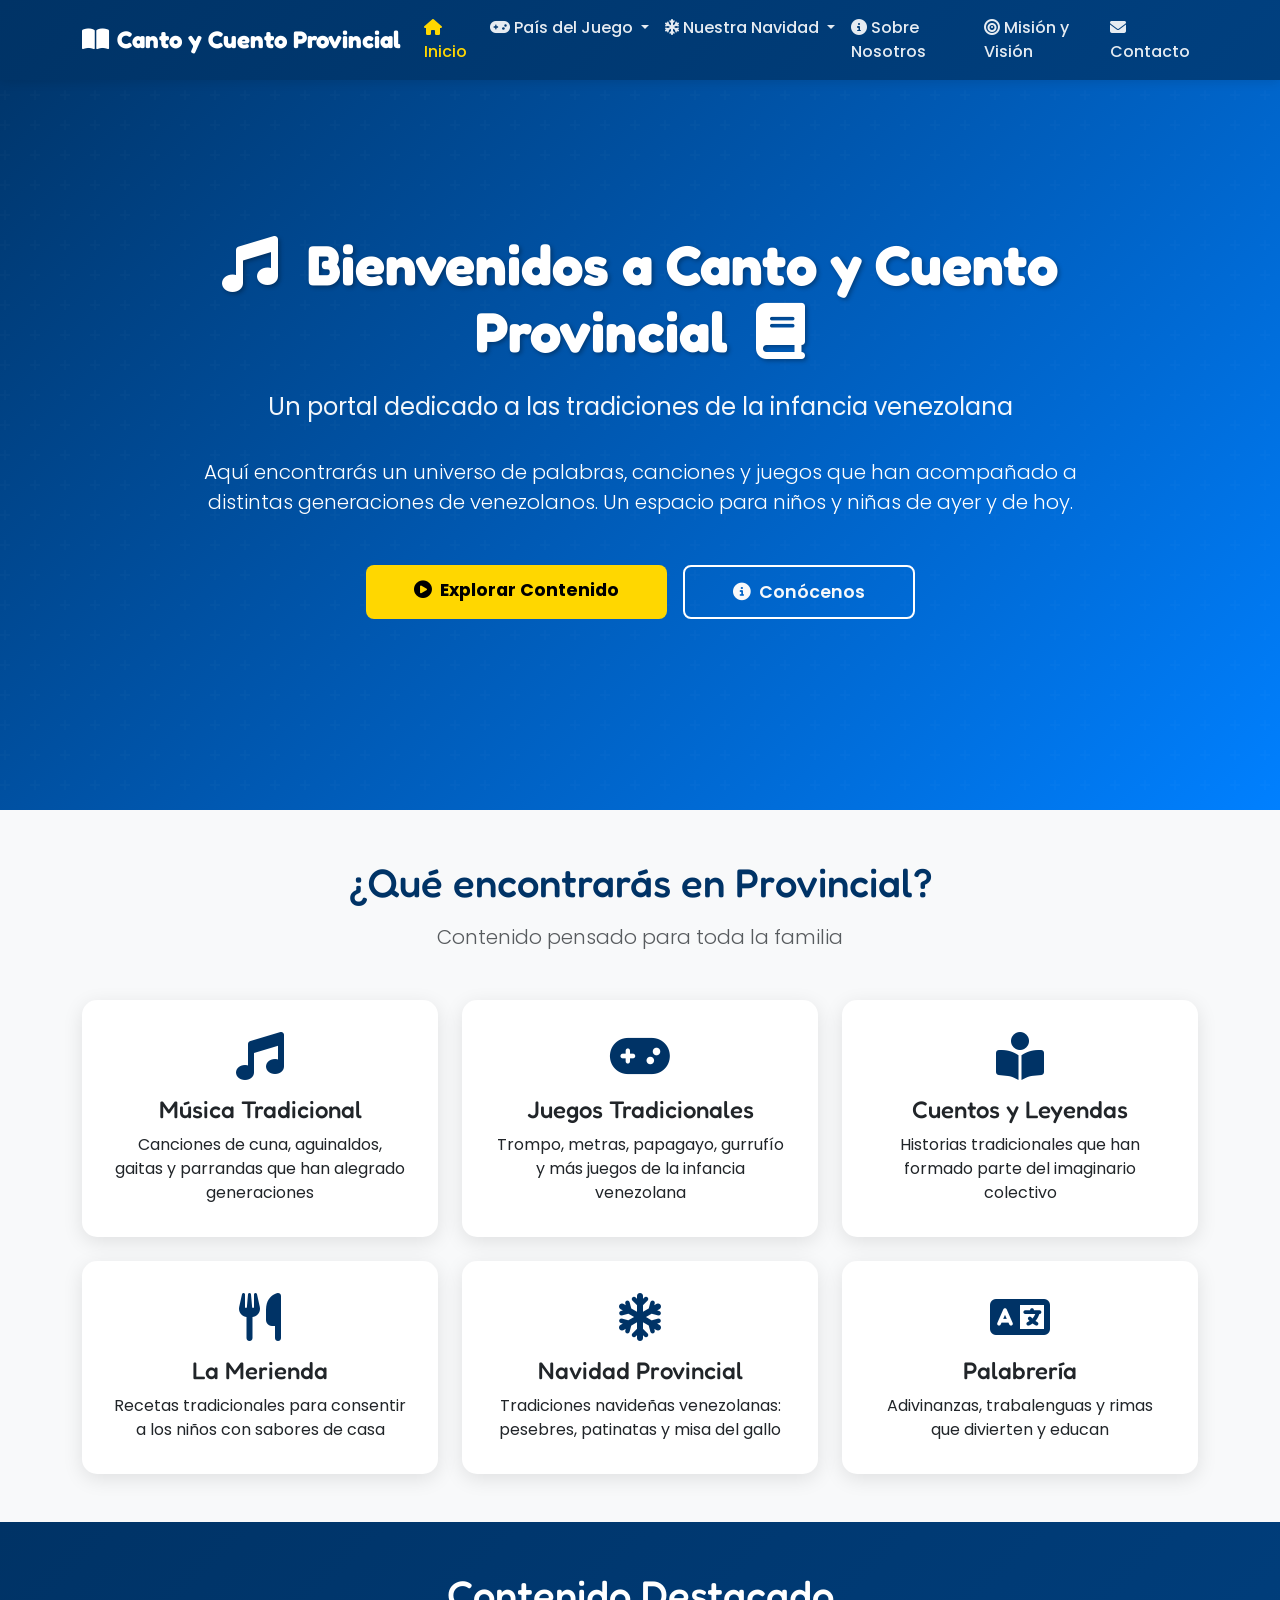
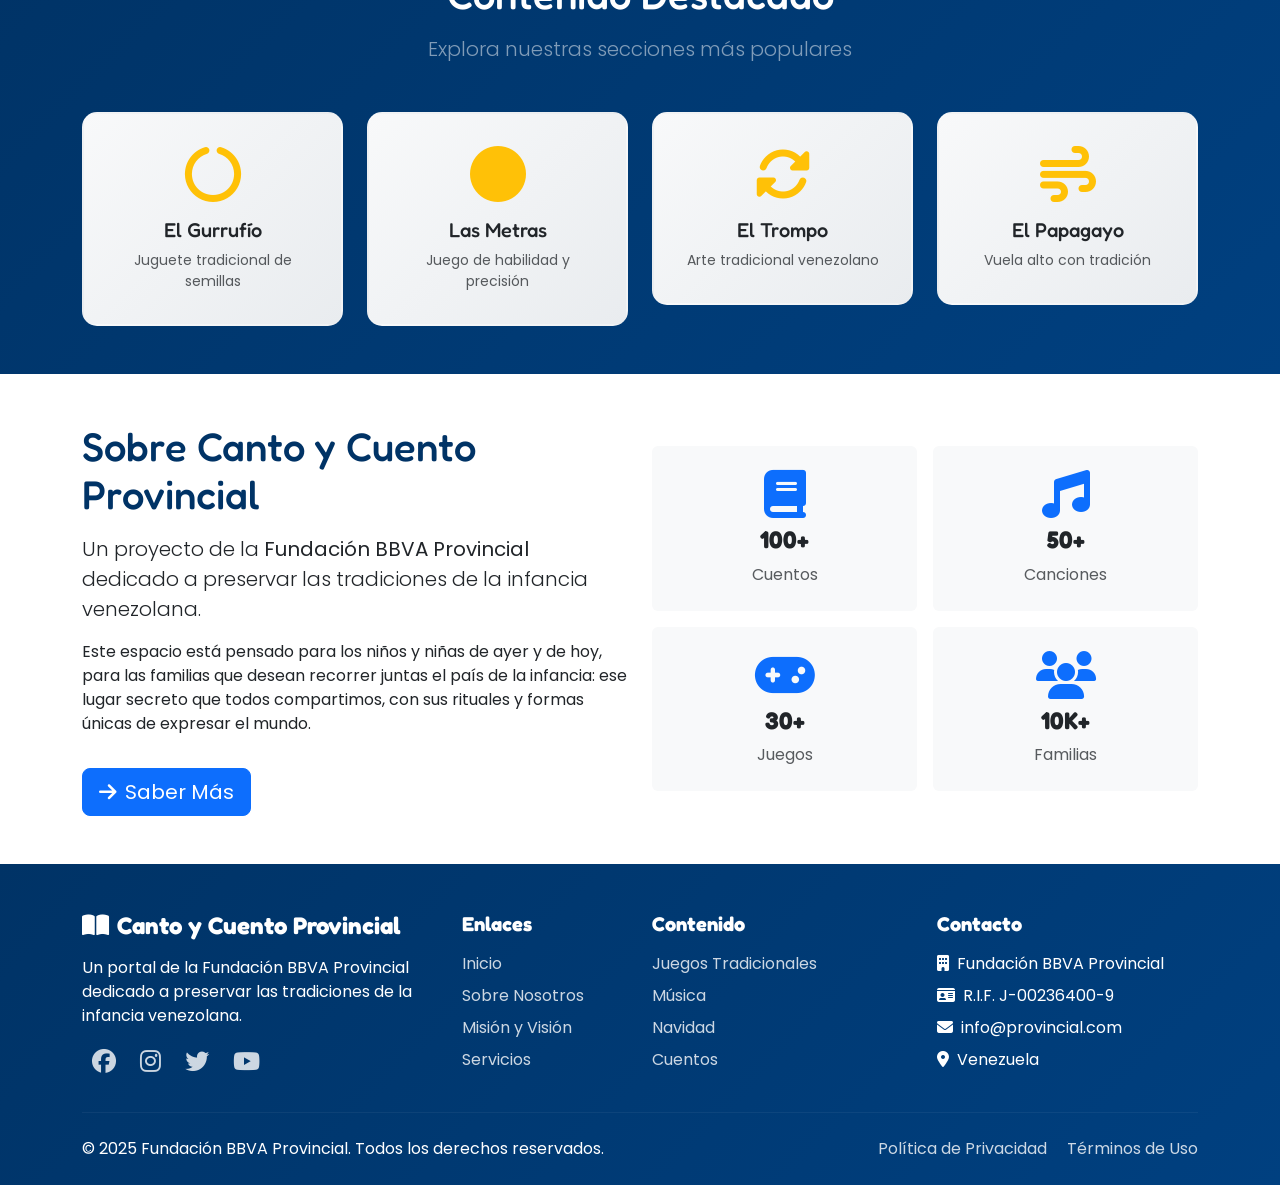
<file: index.html>
<!DOCTYPE html>
<html lang="es">
<head>
    <meta charset="UTF-8">
    <meta name="viewport" content="width=device-width, initial-scale=1.0">
    <meta name="description" content="Canto y Cuento Provincial - Portal de tradiciones infantiles venezolanas. Juegos, música, cuentos y tradiciones para niños y familias.">
    <meta name="keywords" content="provincial, canto y cuento, tradiciones infantiles, juegos venezolanos, música infantil, cuentos venezolanos, Fundación Provincial, educación infantil, cultura venezolana">
    <meta name="author" content="Fundación BBVA Provincial">
    <title>Canto y Cuento Provincial | Tradiciones Infantiles de Venezuela</title>
    
    <!-- Bootstrap 5 CSS -->
    <link href="https://cdn.jsdelivr.net/npm/bootstrap@5.3.0/dist/css/bootstrap.min.css" rel="stylesheet">
    <!-- Font Awesome -->
    <link rel="stylesheet" href="https://cdnjs.cloudflare.com/ajax/libs/font-awesome/6.4.0/css/all.min.css">
    <!-- Google Fonts -->
    <link href="https://fonts.googleapis.com/css2?family=Poppins:wght@300;400;600;700&family=Fredoka+One&display=swap" rel="stylesheet">


    
    <style>
        :root {
            --primary-color: #003366;
            --secondary-color: #FFD700;
            --accent-color: #FF6B35;
        }
        
        body {
            font-family: 'Poppins', sans-serif;
            overflow-x: hidden;
        }
        
        h1, h2, h3, h4, h5 {
            font-family: 'Fredoka One', cursive;
        }
        
        /* Navbar */
        .navbar {
            box-shadow: 0 2px 10px rgba(0,0,0,0.1);
            background: linear-gradient(135deg, var(--primary-color) 0%, #004080 100%);
        }
        
        .navbar-brand {
            font-family: 'Fredoka One', cursive;
            font-size: 1.5rem;
            color: white !important;
            font-weight: bold;
        }
        
        .navbar-brand:hover {
            transform: scale(1.05);
            transition: transform 0.3s;
        }
        
        .nav-link {
            color: rgba(255,255,255,0.9) !important;
            font-weight: 500;
            transition: all 0.3s;
        }
        
        .nav-link:hover, .nav-link.active {
            color: var(--secondary-color) !important;
        }
        
        /* Hero Section - SIN IMAGEN */
        .hero-section {
            background: linear-gradient(135deg, var(--primary-color) 0%, #0059b3 50%, #0080ff 100%);
            min-height: 90vh;
            display: flex;
            align-items: center;
            padding: 100px 0 60px;
            position: relative;
            overflow: hidden;
        }
        
        .hero-section::before {
            content: '';
            position: absolute;
            top: 0;
            left: 0;
            right: 0;
            bottom: 0;
            background: url("data:image/svg+xml,%3Csvg width='60' height='60' viewBox='0 0 60 60' xmlns='http://www.w3.org/2000/svg'%3E%3Cg fill='none' fill-rule='evenodd'%3E%3Cg fill='%23ffffff' fill-opacity='0.05'%3E%3Cpath d='M36 34v-4h-2v4h-4v2h4v4h2v-4h4v-2h-4zm0-30V0h-2v4h-4v2h4v4h2V6h4V4h-4zM6 34v-4H4v4H0v2h4v4h2v-4h4v-2H6zM6 4V0H4v4H0v2h4v4h2V6h4V4H6z'/%3E%3C/g%3E%3C/g%3E%3C/svg%3E");
            opacity: 0.3;
        }
        
        .hero-content {
            position: relative;
            z-index: 1;
        }
        
        .hero-title {
            font-size: 3.5rem;
            font-weight: bold;
            color: white;
            margin-bottom: 1.5rem;
            text-shadow: 2px 2px 4px rgba(0,0,0,0.3);
        }
        
        .hero-subtitle {
            font-size: 1.5rem;
            color: rgba(255,255,255,0.95);
            margin-bottom: 2rem;
        }
        
        .btn-warning {
            background-color: var(--secondary-color);
            border: none;
            font-weight: 700;
            padding: 12px 30px;
            font-size: 1.1rem;
            transition: all 0.3s;
        }
        
        .btn-warning:hover {
            background-color: #FFC700;
            transform: translateY(-3px);
            box-shadow: 0 5px 15px rgba(0,0,0,0.3);
        }
        
        .btn-outline-light {
            font-weight: 600;
            padding: 12px 30px;
            font-size: 1.1rem;
            border: 2px solid white;
        }
        
        .btn-outline-light:hover {
            background-color: white;
            color: var(--primary-color);
            transform: translateY(-3px);
        }
        
        /* Features */
        .feature-box {
            background: white;
            border-radius: 15px;
            padding: 2rem;
            text-align: center;
            box-shadow: 0 5px 20px rgba(0,0,0,0.1);
            transition: all 0.3s;
            height: 100%;
        }
        
        .feature-box:hover {
            transform: translateY(-10px);
            box-shadow: 0 10px 30px rgba(0,0,0,0.15);
        }
        
        .feature-icon {
            font-size: 3rem;
            color: var(--primary-color);
            margin-bottom: 1rem;
        }
        
        .section-title {
            color: var(--primary-color);
            font-size: 2.5rem;
            margin-bottom: 1rem;
        }
        
        /* Cards sin imágenes */
        .content-card {
            background: linear-gradient(135deg, #f8f9fa 0%, #e9ecef 100%);
            border-radius: 15px;
            padding: 2rem;
            text-align: center;
            transition: all 0.3s;
            border: 2px solid transparent;
        }
        
        .content-card:hover {
            border-color: var(--secondary-color);
            transform: translateY(-5px);
            box-shadow: 0 10px 25px rgba(0,0,0,0.1);
        }
        
        .content-icon {
            font-size: 3.5rem;
            margin-bottom: 1rem;
        }
        
        /* Footer */
        footer {
            background: linear-gradient(135deg, var(--primary-color) 0%, #004080 100%);
            color: white;
            padding: 3rem 0 1.5rem;
        }
        
        footer a {
            color: rgba(255,255,255,0.8);
            text-decoration: none;
            transition: color 0.3s;
        }
        
        footer a:hover {
            color: var(--secondary-color);
        }
        
        .social-icon {
            font-size: 1.5rem;
            margin: 0 10px;
            transition: transform 0.3s;
            display: inline-block;
        }
        
        .social-icon:hover {
            transform: translateY(-3px);
            color: var(--secondary-color);
        }
        
        /* Responsive */
        @media (max-width: 768px) {
            .hero-title {
                font-size: 2.2rem;
            }
            .hero-subtitle {
                font-size: 1.1rem;
            }
            .section-title {
                font-size: 1.8rem;
            }
        }
        
        /* Animaciones */
        @keyframes fadeInUp {
            from {
                opacity: 0;
                transform: translateY(30px);
            }
            to {
                opacity: 1;
                transform: translateY(0);
            }
        }
        
        .animate-fadeInUp {
            animation: fadeInUp 0.8s ease;
        }
    </style>
</head>
<body>
    <!-- Navegación -->
    <nav class="navbar navbar-expand-lg navbar-dark fixed-top">
        <div class="container">
            <a class="navbar-brand" href="index.html">
                <i class="fas fa-book-open me-2"></i>Canto y Cuento Provincial
            </a>
            <button class="navbar-toggler" type="button" data-bs-toggle="collapse" data-bs-target="#navbarNav">
                <span class="navbar-toggler-icon"></span>
            </button>
            <div class="collapse navbar-collapse" id="navbarNav">
                <ul class="navbar-nav ms-auto">
                    <li class="nav-item">
                        <a class="nav-link active" href="index.html"><i class="fas fa-home me-1"></i>Inicio</a>
                    </li>
                    <li class="nav-item dropdown">
                        <a class="nav-link dropdown-toggle" href="#" data-bs-toggle="dropdown">
                            <i class="fas fa-gamepad me-1"></i>País del Juego
                        </a>
                        <ul class="dropdown-menu">
                            <li><a class="dropdown-item" href="servicios.html#jugar">Jugar Ayer y Hoy</a></li>
                            <li><a class="dropdown-item" href="servicios.html#musica">Música</a></li>
                            <li><a class="dropdown-item" href="servicios.html#palabreria">Palabrería</a></li>
                            <li><a class="dropdown-item" href="servicios.html#merienda">La Merienda</a></li>
                            <li><hr class="dropdown-divider"></li>
                            <li><a class="dropdown-item" href="servicios.html#gurrufio">El Gurrufío</a></li>
                            <li><a class="dropdown-item" href="servicios.html#metras">Las Metras</a></li>
                            <li><a class="dropdown-item" href="servicios.html#trompo">El Trompo</a></li>
                            <li><a class="dropdown-item" href="servicios.html#papagayo">El Papagayo</a></li>
                        </ul>
                    </li>
                    <li class="nav-item dropdown">
                        <a class="nav-link dropdown-toggle" href="#" data-bs-toggle="dropdown">
                            <i class="fas fa-snowflake me-1"></i>Nuestra Navidad
                        </a>
                        <ul class="dropdown-menu">
                            <li><a class="dropdown-item" href="servicios.html#navidad">Mágica Navidad</a></li>
                            <li><a class="dropdown-item" href="servicios.html#tradicion">Tradiciones</a></li>
                            <li><a class="dropdown-item" href="servicios.html#mesa">En la Mesa</a></li>
                        </ul>
                    </li>
                    <li class="nav-item">
                        <a class="nav-link" href="sobre-nosotros.html"><i class="fas fa-info-circle me-1"></i>Sobre Nosotros</a>
                    </li>
                    <li class="nav-item">
                        <a class="nav-link" href="mision-vision.html"><i class="fas fa-bullseye me-1"></i>Misión y Visión</a>
                    </li>
                    <li class="nav-item">
                        <a class="nav-link" href="contacto.html"><i class="fas fa-envelope me-1"></i>Contacto</a>
                    </li>
                </ul>
            </div>
        </div>
    </nav>

    <!-- Hero Section -->
    <section class="hero-section">
        <div class="container hero-content">
            <div class="row justify-content-center">
                <div class="col-lg-10 text-center animate-fadeInUp">
                    <h1 class="hero-title">
                        <i class="fas fa-music me-3"></i>
                        Bienvenidos a Canto y Cuento Provincial
                        <i class="fas fa-book ms-3"></i>
                    </h1>
                    <p class="hero-subtitle">
                        Un portal dedicado a las tradiciones de la infancia venezolana
                    </p>
                    <p class="lead text-white mb-5">
                        Aquí encontrarás un universo de palabras, canciones y juegos que han acompañado a distintas generaciones de venezolanos. Un espacio para niños y niñas de ayer y de hoy.
                    </p>
                    <div class="d-grid gap-3 d-sm-flex justify-content-sm-center">
                        <a href="servicios.html" class="btn btn-warning btn-lg px-5">
                            <i class="fas fa-play-circle me-2"></i>Explorar Contenido
                        </a>
                        <a href="sobre-nosotros.html" class="btn btn-outline-light btn-lg px-5">
                            <i class="fas fa-info-circle me-2"></i>Conócenos
                        </a>
                    </div>
                </div>
            </div>
        </div>
    </section>

    <!-- Características -->
    <section class="py-5 bg-light">
        <div class="container">
            <div class="text-center mb-5">
                <h2 class="section-title">¿Qué encontrarás en Provincial?</h2>
                <p class="lead text-muted">Contenido pensado para toda la familia</p>
            </div>
            <div class="row g-4">
                <div class="col-md-4">
                    <div class="feature-box">
                        <i class="fas fa-music feature-icon"></i>
                        <h4>Música Tradicional</h4>
                        <p class="mb-0">Canciones de cuna, aguinaldos, gaitas y parrandas que han alegrado generaciones</p>
                    </div>
                </div>
                <div class="col-md-4">
                    <div class="feature-box">
                        <i class="fas fa-gamepad feature-icon"></i>
                        <h4>Juegos Tradicionales</h4>
                        <p class="mb-0">Trompo, metras, papagayo, gurrufío y más juegos de la infancia venezolana</p>
                    </div>
                </div>
                <div class="col-md-4">
                    <div class="feature-box">
                        <i class="fas fa-book-reader feature-icon"></i>
                        <h4>Cuentos y Leyendas</h4>
                        <p class="mb-0">Historias tradicionales que han formado parte del imaginario colectivo</p>
                    </div>
                </div>
                <div class="col-md-4">
                    <div class="feature-box">
                        <i class="fas fa-utensils feature-icon"></i>
                        <h4>La Merienda</h4>
                        <p class="mb-0">Recetas tradicionales para consentir a los niños con sabores de casa</p>
                    </div>
                </div>
                <div class="col-md-4">
                    <div class="feature-box">
                        <i class="fas fa-snowflake feature-icon"></i>
                        <h4>Navidad Provincial</h4>
                        <p class="mb-0">Tradiciones navideñas venezolanas: pesebres, patinatas y misa del gallo</p>
                    </div>
                </div>
                <div class="col-md-4">
                    <div class="feature-box">
                        <i class="fas fa-language feature-icon"></i>
                        <h4>Palabrería</h4>
                        <p class="mb-0">Adivinanzas, trabalenguas y rimas que divierten y educan</p>
                    </div>
                </div>
            </div>
        </div>
    </section>

    <!-- Contenido Destacado -->
    <section class="py-5" style="background: linear-gradient(135deg, var(--primary-color) 0%, #004080 100%);">
        <div class="container">
            <div class="text-center mb-5">
                <h2 class="section-title text-white">Contenido Destacado</h2>
                <p class="lead text-white-50">Explora nuestras secciones más populares</p>
            </div>
            <div class="row g-4">
                <div class="col-md-6 col-lg-3">
                    <div class="content-card">
                        <i class="fas fa-circle-notch content-icon text-warning"></i>
                        <h5>El Gurrufío</h5>
                        <p class="small text-muted mb-0">Juguete tradicional de semillas</p>
                    </div>
                </div>
                <div class="col-md-6 col-lg-3">
                    <div class="content-card">
                        <i class="fas fa-circle content-icon text-warning"></i>
                        <h5>Las Metras</h5>
                        <p class="small text-muted mb-0">Juego de habilidad y precisión</p>
                    </div>
                </div>
                <div class="col-md-6 col-lg-3">
                    <div class="content-card">
                        <i class="fas fa-sync-alt content-icon text-warning"></i>
                        <h5>El Trompo</h5>
                        <p class="small text-muted mb-0">Arte tradicional venezolano</p>
                    </div>
                </div>
                <div class="col-md-6 col-lg-3">
                    <div class="content-card">
                        <i class="fas fa-wind content-icon text-warning"></i>
                        <h5>El Papagayo</h5>
                        <p class="small text-muted mb-0">Vuela alto con tradición</p>
                    </div>
                </div>
            </div>
        </div>
    </section>

    <!-- Sobre Nosotros Preview -->
    <section class="py-5">
        <div class="container">
            <div class="row align-items-center">
                <div class="col-lg-6 mb-4 mb-lg-0">
                    <h2 class="section-title">Sobre Canto y Cuento Provincial</h2>
                    <p class="lead">
                        Un proyecto de la <strong>Fundación BBVA Provincial</strong> dedicado a preservar las tradiciones de la infancia venezolana.
                    </p>
                    <p>
                        Este espacio está pensado para los niños y niñas de ayer y de hoy, para las familias que desean recorrer juntas el país de la infancia: ese lugar secreto que todos compartimos, con sus rituales y formas únicas de expresar el mundo.
                    </p>
                    <a href="sobre-nosotros.html" class="btn btn-primary btn-lg mt-3">
                        <i class="fas fa-arrow-right me-2"></i>Saber Más
                    </a>
                </div>
                <div class="col-lg-6">
                    <div class="row g-3">
                        <div class="col-6">
                            <div class="text-center p-4 bg-light rounded">
                                <i class="fas fa-book fa-3x text-primary mb-2"></i>
                                <h4 class="fw-bold">100+</h4>
                                <p class="mb-0 text-muted">Cuentos</p>
                            </div>
                        </div>
                        <div class="col-6">
                            <div class="text-center p-4 bg-light rounded">
                                <i class="fas fa-music fa-3x text-primary mb-2"></i>
                                <h4 class="fw-bold">50+</h4>
                                <p class="mb-0 text-muted">Canciones</p>
                            </div>
                        </div>
                        <div class="col-6">
                            <div class="text-center p-4 bg-light rounded">
                                <i class="fas fa-gamepad fa-3x text-primary mb-2"></i>
                                <h4 class="fw-bold">30+</h4>
                                <p class="mb-0 text-muted">Juegos</p>
                            </div>
                        </div>
                        <div class="col-6">
                            <div class="text-center p-4 bg-light rounded">
                                <i class="fas fa-users fa-3x text-primary mb-2"></i>
                                <h4 class="fw-bold">10K+</h4>
                                <p class="mb-0 text-muted">Familias</p>
                            </div>
                        </div>
                    </div>
                </div>
            </div>
        </div>
    </section>

    <!-- Footer -->
    <footer>
        <div class="container">
            <div class="row g-4">
                <div class="col-lg-4">
                    <h4 class="fw-bold mb-3">
                        <i class="fas fa-book-open me-2"></i>Canto y Cuento Provincial
                    </h4>
                    <p>Un portal de la Fundación BBVA Provincial dedicado a preservar las tradiciones de la infancia venezolana.</p>
                    <div class="mt-3">
                        <a href="#" class="social-icon"><i class="fab fa-facebook"></i></a>
                        <a href="#" class="social-icon"><i class="fab fa-instagram"></i></a>
                        <a href="#" class="social-icon"><i class="fab fa-twitter"></i></a>
                        <a href="#" class="social-icon"><i class="fab fa-youtube"></i></a>
                    </div>
                </div>
                <div class="col-lg-2 col-md-6">
                    <h5 class="fw-bold mb-3">Enlaces</h5>
                    <ul class="list-unstyled">
                        <li class="mb-2"><a href="index.html">Inicio</a></li>
                        <li class="mb-2"><a href="sobre-nosotros.html">Sobre Nosotros</a></li>
                        <li class="mb-2"><a href="mision-vision.html">Misión y Visión</a></li>
                        <li class="mb-2"><a href="servicios.html">Servicios</a></li>
                    </ul>
                </div>
                <div class="col-lg-3 col-md-6">
                    <h5 class="fw-bold mb-3">Contenido</h5>
                    <ul class="list-unstyled">
                        <li class="mb-2"><a href="servicios.html#juegos">Juegos Tradicionales</a></li>
                        <li class="mb-2"><a href="servicios.html#musica">Música</a></li>
                        <li class="mb-2"><a href="servicios.html#navidad">Navidad</a></li>
                        <li class="mb-2"><a href="servicios.html#cuentos">Cuentos</a></li>
                    </ul>
                </div>
                <div class="col-lg-3 col-md-6">
                    <h5 class="fw-bold mb-3">Contacto</h5>
                    <ul class="list-unstyled">
                        <li class="mb-2"><i class="fas fa-building me-2"></i>Fundación BBVA Provincial</li>
                        <li class="mb-2"><i class="fas fa-id-card me-2"></i>R.I.F. J-00236400-9</li>
                        <li class="mb-2"><i class="fas fa-envelope me-2"></i>info@provincial.com</li>
                        <li class="mb-2"><i class="fas fa-map-marker-alt me-2"></i>Venezuela</li>
                    </ul>
                </div>
            </div>
            <hr class="my-4" style="border-color: rgba(255,255,255,0.2);">
            <div class="row">
                <div class="col-md-6 text-center text-md-start">
                    <p class="mb-0">&copy; 2025 Fundación BBVA Provincial. Todos los derechos reservados.</p>
                </div>
                <div class="col-md-6 text-center text-md-end">
                    <a href="#" class="me-3">Política de Privacidad</a>
                    <a href="#">Términos de Uso</a>
                </div>
            </div>
        </div>
    </footer>

    <!-- Bootstrap JS -->
    <script src="https://cdn.jsdelivr.net/npm/bootstrap@5.3.0/dist/js/bootstrap.bundle.min.js"></script>
</body>
</html>
</file>
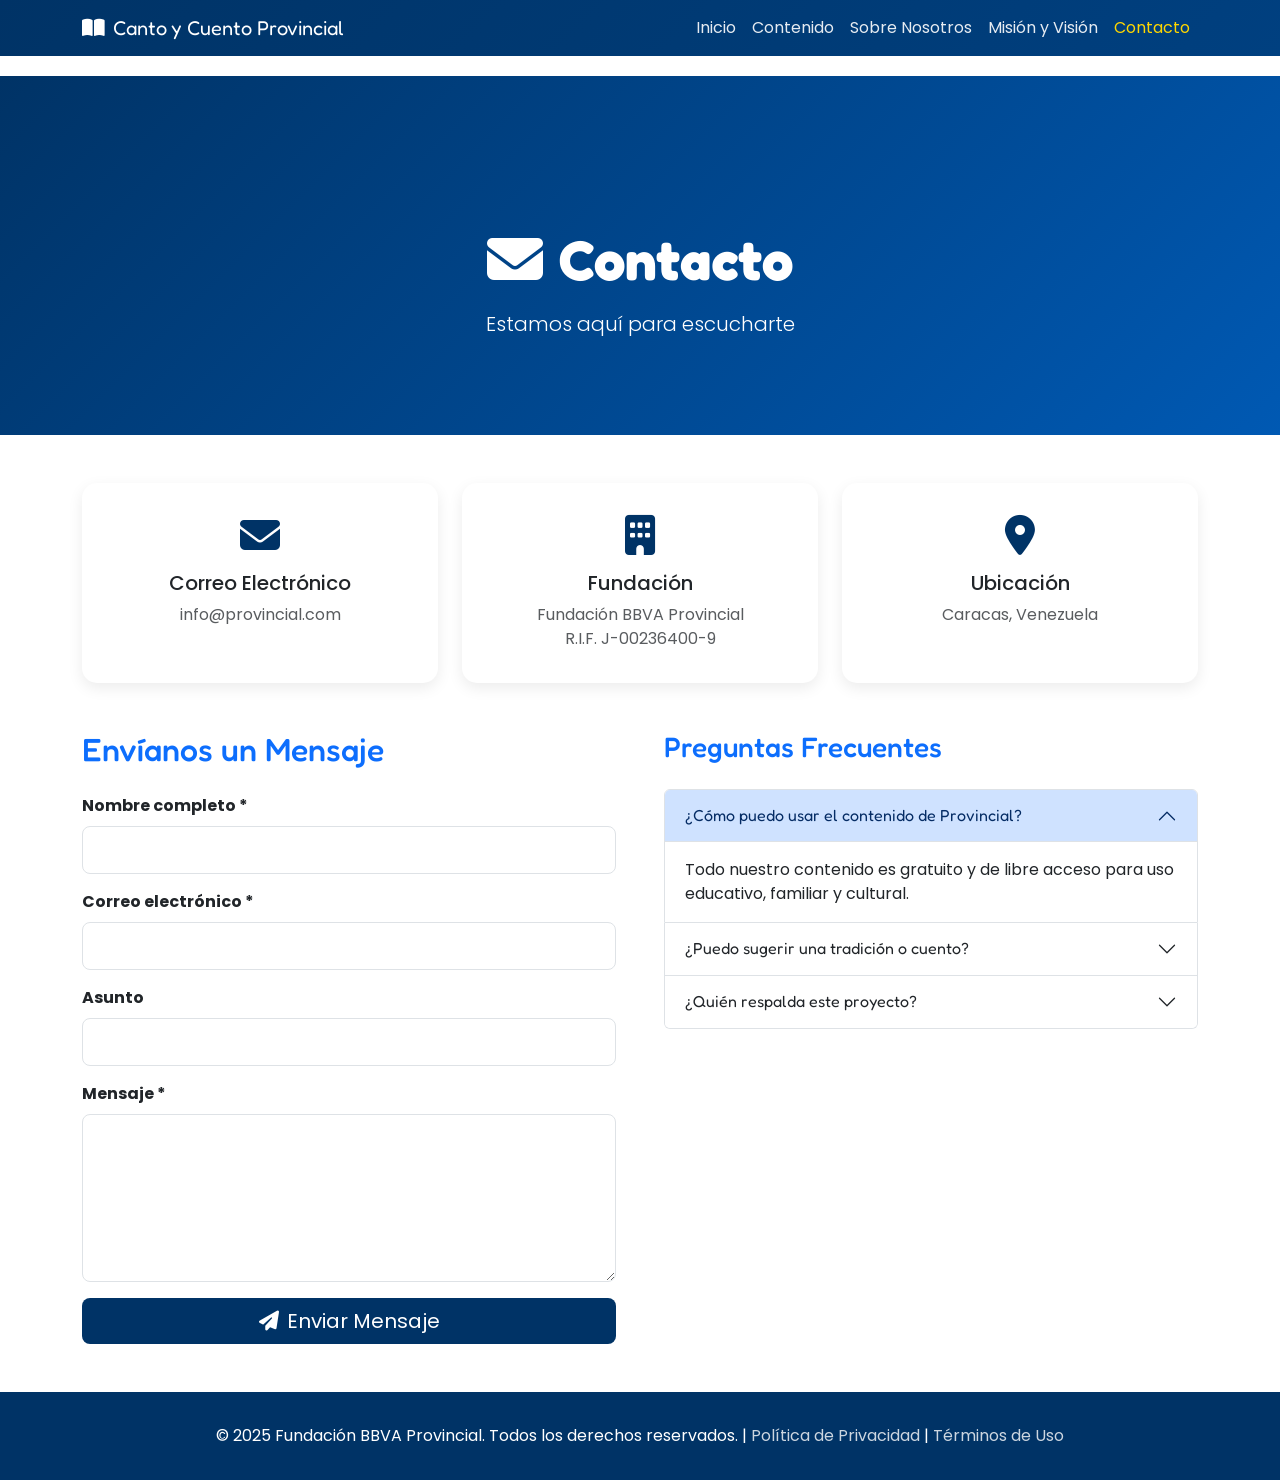
<file: contacto.html>
<!DOCTYPE html>
<html lang="es">
<head>
    <meta charset="UTF-8">
    <meta name="viewport" content="width=device-width, initial-scale=1.0">
    <meta name="description" content="Contacto - Canto y Cuento Provincial. Escríbenos, estamos aquí para ayudarte">
    <title>Contacto | Canto y Cuento Provincial</title>
    <link href="https://cdn.jsdelivr.net/npm/bootstrap@5.3.0/dist/css/bootstrap.min.css" rel="stylesheet">
    <link rel="stylesheet" href="https://cdnjs.cloudflare.com/ajax/libs/font-awesome/6.4.0/css/all.min.css">
    <link href="https://fonts.googleapis.com/css2?family=Poppins:wght@300;400;600;700&family=Fredoka+One&display=swap" rel="stylesheet">
    <style>
        :root { --primary: #003366; --secondary: #FFD700; }
        body { font-family: 'Poppins', sans-serif; }
        h1, h2, h3, h4 { font-family: 'Fredoka One', cursive; }
        .navbar { background: linear-gradient(135deg, var(--primary) 0%, #004080 100%); }
        .navbar-brand { color: white !important; font-family: 'Fredoka One', cursive; }
        .nav-link { color: rgba(255,255,255,0.9) !important; }
        .nav-link:hover, .nav-link.active { color: var(--secondary) !important; }
        .page-header { background: linear-gradient(135deg, var(--primary) 0%, #0059b3 100%); padding: 150px 0 80px; margin-top: 76px; color: white; }
        .contact-card { background: white; border-radius: 15px; padding: 2rem; text-align: center; box-shadow: 0 5px 15px rgba(0,0,0,0.08); height: 100%; }
        .contact-icon { font-size: 2.5rem; color: var(--primary); margin-bottom: 1rem; }
        .form-control:focus { border-color: var(--primary); box-shadow: 0 0 0 0.25rem rgba(0, 51, 102, 0.25); }
        footer { background: var(--primary); color: white; padding: 2rem 0; }
        footer a { color: rgba(255,255,255,0.8); text-decoration: none; }
        footer a:hover { color: var(--secondary); }
    </style>
</head>
<body>

    <nav class="navbar navbar-expand-lg navbar-dark fixed-top">
        <div class="container">
            <a class="navbar-brand" href="index.html"><i class="fas fa-book-open me-2"></i>Canto y Cuento Provincial</a>
            <button class="navbar-toggler" type="button" data-bs-toggle="collapse" data-bs-target="#navbarNav"><span class="navbar-toggler-icon"></span></button>
            <div class="collapse navbar-collapse" id="navbarNav">
                <ul class="navbar-nav ms-auto">
                    <li class="nav-item"><a class="nav-link" href="index.html">Inicio</a></li>
                    <li class="nav-item"><a class="nav-link" href="servicios.html">Contenido</a></li>
                    <li class="nav-item"><a class="nav-link" href="sobre-nosotros.html">Sobre Nosotros</a></li>
                    <li class="nav-item"><a class="nav-link" href="mision-vision.html">Misión y Visión</a></li>
                    <li class="nav-item"><a class="nav-link active" href="contacto.html">Contacto</a></li>
                </ul>
            </div>
        </div>
    </nav>

    <header class="page-header text-center">
        <div class="container">
            <h1 class="display-4 fw-bold mb-3"><i class="fas fa-envelope me-3"></i>Contacto</h1>
            <p class="lead">Estamos aquí para escucharte</p>
        </div>
    </header>

    <section class="py-5">
        <div class="container">
            <div class="row g-4 mb-5">
                <div class="col-md-4">
                    <div class="contact-card">
                        <i class="fas fa-envelope contact-icon"></i>
                        <h5>Correo Electrónico</h5>
                        <p class="text-muted mb-0">info@provincial.com</p>
                    </div>
                </div>
                <div class="col-md-4">
                    <div class="contact-card">
                        <i class="fas fa-building contact-icon"></i>
                        <h5>Fundación</h5>
                        <p class="text-muted mb-0">Fundación BBVA Provincial<br>R.I.F. J-00236400-9</p>
                    </div>
                </div>
                <div class="col-md-4">
                    <div class="contact-card">
                        <i class="fas fa-map-marker-alt contact-icon"></i>
                        <h5>Ubicación</h5>
                        <p class="text-muted mb-0">Caracas, Venezuela</p>
                    </div>
                </div>
            </div>

            <div class="row g-5">
                <div class="col-lg-6">
                    <h2 class="text-primary mb-4">Envíanos un Mensaje</h2>
                    <form id="contactForm">
                        <div class="mb-3">
                            <label class="form-label fw-bold">Nombre completo *</label>
                            <input type="text" class="form-control form-control-lg" required>
                        </div>
                        <div class="mb-3">
                            <label class="form-label fw-bold">Correo electrónico *</label>
                            <input type="email" class="form-control form-control-lg" required>
                        </div>
                        <div class="mb-3">
                            <label class="form-label fw-bold">Asunto</label>
                            <input type="text" class="form-control form-control-lg">
                        </div>
                        <div class="mb-3">
                            <label class="form-label fw-bold">Mensaje *</label>
                            <textarea class="form-control form-control-lg" rows="5" required></textarea>
                        </div>
                        <button type="submit" class="btn btn-primary btn-lg w-100" style="background-color: var(--primary); border: none;">
                            <i class="fas fa-paper-plane me-2"></i>Enviar Mensaje
                        </button>
                    </form>
                </div>
                <div class="col-lg-6">
                    <h3 class="text-primary mb-4">Preguntas Frecuentes</h3>
                    <div class="accordion" id="faqAccordion">
                        <div class="accordion-item">
                            <h2 class="accordion-header">
                                <button class="accordion-button" type="button" data-bs-toggle="collapse" data-bs-target="#faq1">
                                    ¿Cómo puedo usar el contenido de Provincial?
                                </button>
                            </h2>
                            <div id="faq1" class="accordion-collapse collapse show" data-bs-parent="#faqAccordion">
                                <div class="accordion-body">
                                    Todo nuestro contenido es gratuito y de libre acceso para uso educativo, familiar y cultural.
                                </div>
                            </div>
                        </div>
                        <div class="accordion-item">
                            <h2 class="accordion-header">
                                <button class="accordion-button collapsed" type="button" data-bs-toggle="collapse" data-bs-target="#faq2">
                                    ¿Puedo sugerir una tradición o cuento?
                                </button>
                            </h2>
                            <div id="faq2" class="accordion-collapse collapse" data-bs-parent="#faqAccordion">
                                <div class="accordion-body">
                                    ¡Por supuesto! Nos encantaría conocer tus sugerencias. Usa el formulario de contacto para enviarnos tus ideas.
                                </div>
                            </div>
                        </div>
                        <div class="accordion-item">
                            <h2 class="accordion-header">
                                <button class="accordion-button collapsed" type="button" data-bs-toggle="collapse" data-bs-target="#faq3">
                                    ¿Quién respalda este proyecto?
                                </button>
                            </h2>
                            <div id="faq3" class="accordion-collapse collapse" data-bs-parent="#faqAccordion">
                                <div class="accordion-body">
                                    Canto y Cuento Provincial es una iniciativa de la Fundación BBVA Provincial, comprometida con la cultura y educación de Venezuela.
                                </div>
                            </div>
                        </div>
                    </div>
                </div>
            </div>
        </div>
    </section>

    <footer class="text-center">
        <div class="container">
            <p class="mb-0">&copy; 2025 Fundación BBVA Provincial. Todos los derechos reservados. | <a href="#">Política de Privacidad</a> | <a href="#">Términos de Uso</a></p>
        </div>
    </footer>

    <script src="https://cdn.jsdelivr.net/npm/bootstrap@5.3.0/dist/js/bootstrap.bundle.min.js"></script>
    <script>
        document.getElementById('contactForm').addEventListener('submit', function(e) {
            e.preventDefault();
            alert('¡Gracias por contactar a Canto y Cuento Provincial! Te responderemos pronto.');
            this.reset();
        });
    </script>
</body>
</html>
</file>
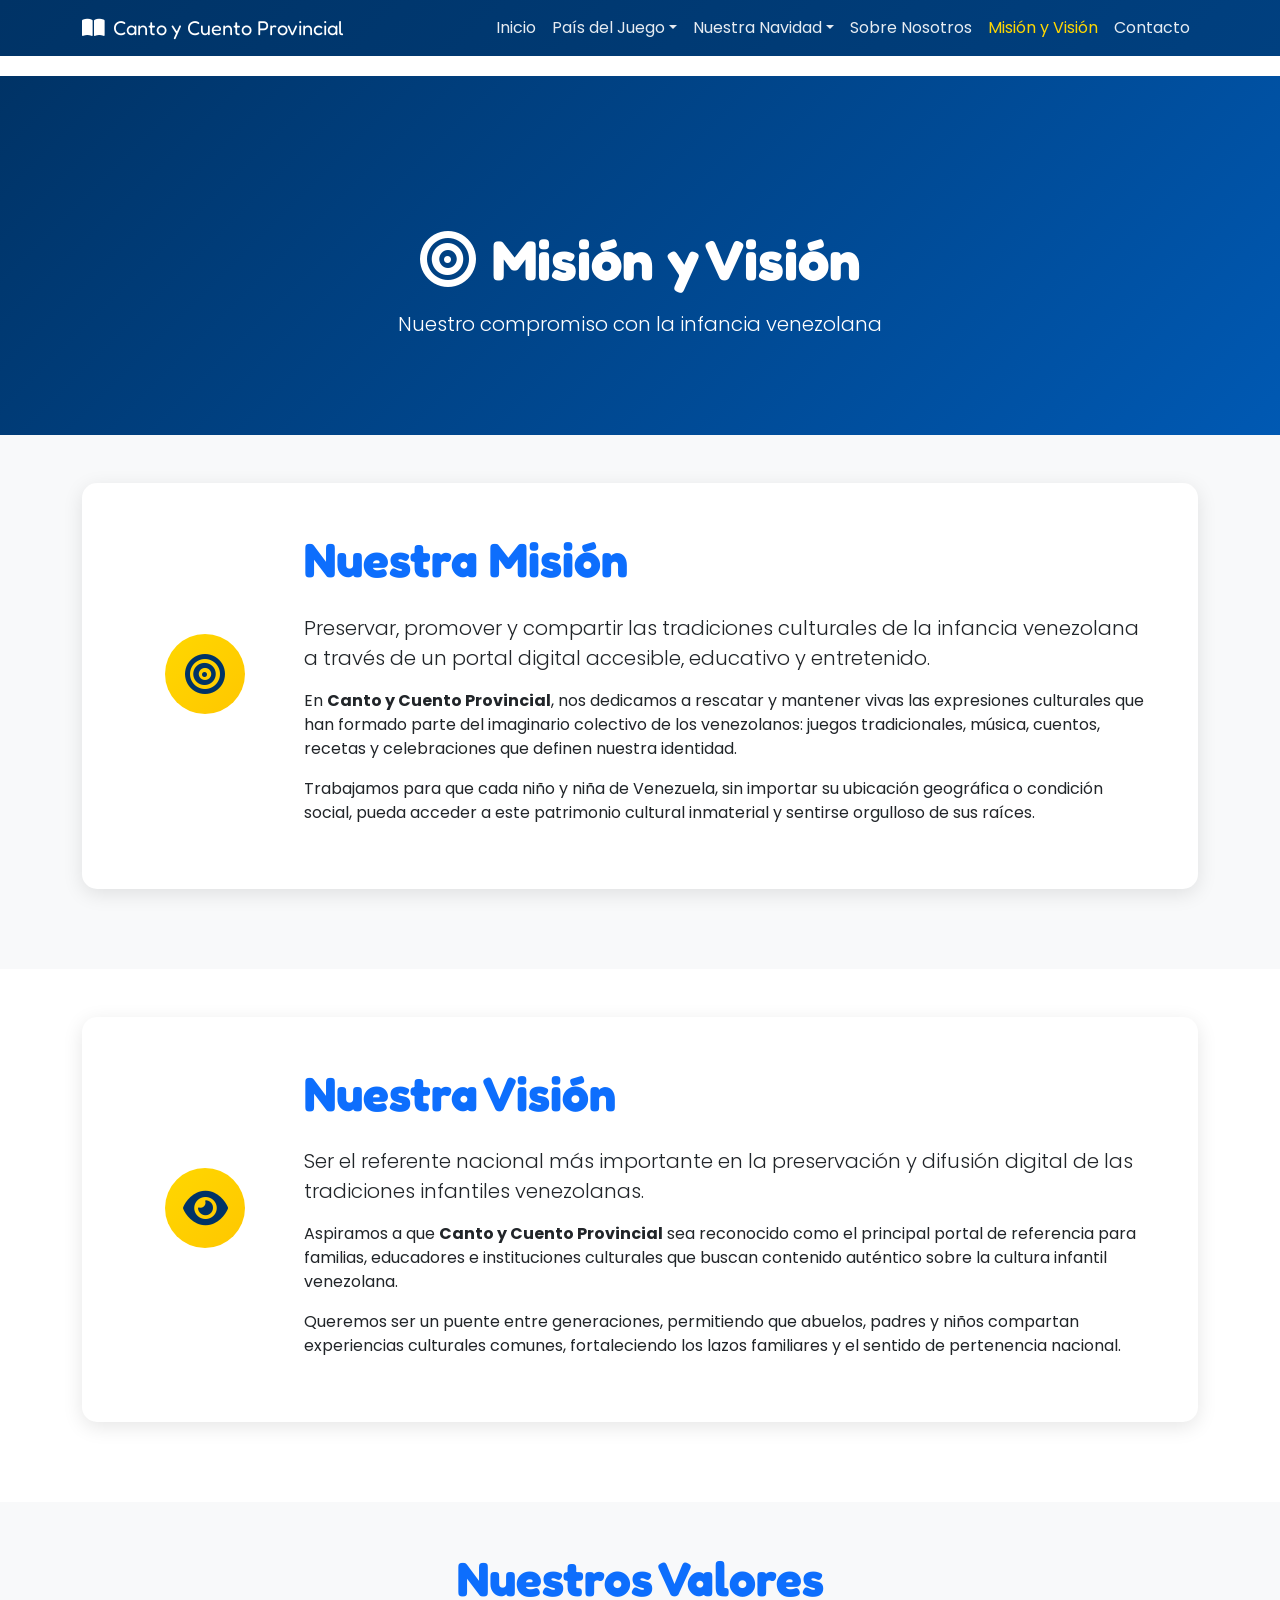
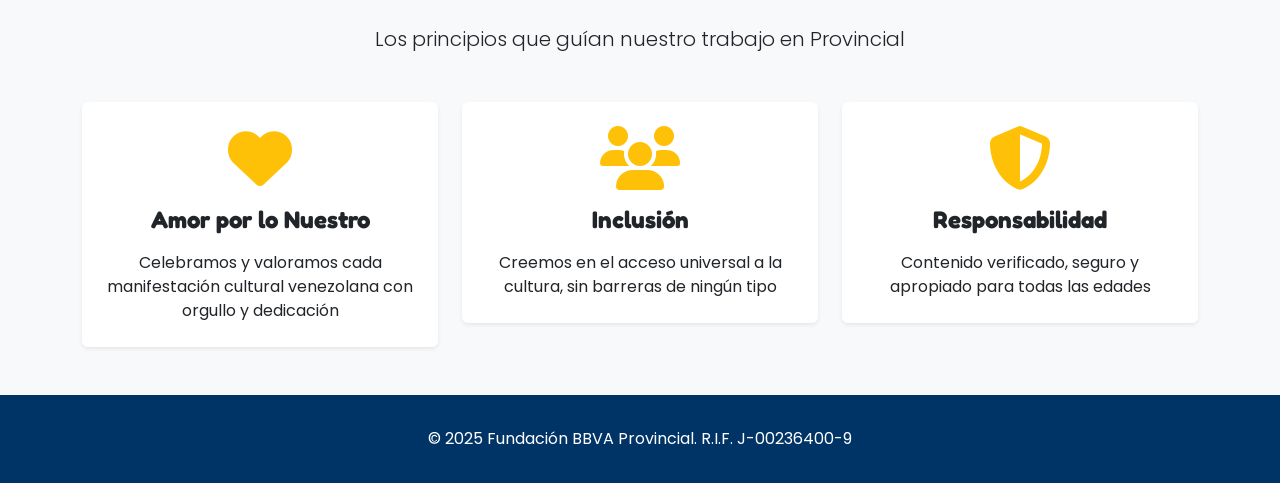
<file: mision-vision.html>
<!DOCTYPE html>
<html lang="es">
<head>
    <meta charset="UTF-8">
    <meta name="viewport" content="width=device-width, initial-scale=1.0">
    <meta name="description" content="Misión y Visión de Canto y Cuento Provincial - Comprometidos con la preservación de las tradiciones infantiles venezolanas">
    <meta name="keywords" content="provincial, misión, visión, valores, canto y cuento, Fundación Provincial">
    <title>Misión y Visión | Canto y Cuento Provincial</title>
    
    <link href="https://cdn.jsdelivr.net/npm/bootstrap@5.3.0/dist/css/bootstrap.min.css" rel="stylesheet">
    <link rel="stylesheet" href="https://cdnjs.cloudflare.com/ajax/libs/font-awesome/6.4.0/css/all.min.css">
    <link href="https://fonts.googleapis.com/css2?family=Poppins:wght@300;400;600;700&family=Fredoka+One&display=swap" rel="stylesheet">
    
    <style>
        :root {
            --primary-color: #003366;
            --secondary-color: #FFD700;
        }
        
        body {
            font-family: 'Poppins', sans-serif;
        }
        
        h1, h2, h3, h4, h5 {
            font-family: 'Fredoka One', cursive;
        }
        
        .navbar {
            background: linear-gradient(135deg, var(--primary-color) 0%, #004080 100%);
        }
        
        .navbar-brand {
            font-family: 'Fredoka One', cursive;
            color: white !important;
        }
        
        .nav-link {
            color: rgba(255,255,255,0.9) !important;
        }
        
        .nav-link:hover, .nav-link.active {
            color: var(--secondary-color) !important;
        }
        
        .page-header {
            background: linear-gradient(135deg, var(--primary-color) 0%, #0059b3 100%);
            padding: 150px 0 80px;
            margin-top: 76px;
            color: white;
        }
        
        .section-box {
            background: white;
            border-radius: 15px;
            padding: 3rem;
            box-shadow: 0 5px 20px rgba(0,0,0,0.1);
            margin-bottom: 2rem;
        }
        
        .icon-box {
            width: 80px;
            height: 80px;
            background: linear-gradient(135deg, var(--secondary-color) 0%, #FFC700 100%);
            border-radius: 50%;
            display: flex;
            align-items: center;
            justify-content: center;
            margin-bottom: 1.5rem;
        }
        
        .icon-box i {
            font-size: 2.5rem;
            color: var(--primary-color);
        }
        
        footer {
            background: var(--primary-color);
            color: white;
            padding: 2rem 0;
        }
        
        footer a {
            color: rgba(255,255,255,0.8);
            text-decoration: none;
        }
        
        footer a:hover {
            color: var(--secondary-color);
        }
    </style>
</head>
<body>

    <!-- Navegación -->
    <nav class="navbar navbar-expand-lg navbar-dark fixed-top">
        <div class="container">
            <a class="navbar-brand" href="index.html">
                <i class="fas fa-book-open me-2"></i>Canto y Cuento Provincial
            </a>
            <button class="navbar-toggler" type="button" data-bs-toggle="collapse" data-bs-target="#navbarNav">
                <span class="navbar-toggler-icon"></span>
            </button>
            <div class="collapse navbar-collapse" id="navbarNav">
                <ul class="navbar-nav ms-auto">
                    <li class="nav-item"><a class="nav-link" href="index.html">Inicio</a></li>
                    <li class="nav-item dropdown">
                        <a class="nav-link dropdown-toggle" href="#" data-bs-toggle="dropdown">País del Juego</a>
                        <ul class="dropdown-menu">
                            <li><a class="dropdown-item" href="servicios.html#jugar">Jugar Ayer y Hoy</a></li>
                            <li><a class="dropdown-item" href="servicios.html#musica">Música</a></li>
                        </ul>
                    </li>
                    <li class="nav-item dropdown">
                        <a class="nav-link dropdown-toggle" href="#" data-bs-toggle="dropdown">Nuestra Navidad</a>
                        <ul class="dropdown-menu">
                            <li><a class="dropdown-item" href="servicios.html#navidad">Mágica Navidad</a></li>
                        </ul>
                    </li>
                    <li class="nav-item"><a class="nav-link" href="sobre-nosotros.html">Sobre Nosotros</a></li>
                    <li class="nav-item"><a class="nav-link active" href="mision-vision.html">Misión y Visión</a></li>
                    <li class="nav-item"><a class="nav-link" href="contacto.html">Contacto</a></li>
                </ul>
            </div>
        </div>
    </nav>

    <!-- Header -->
    <header class="page-header text-center">
        <div class="container">
            <h1 class="display-4 fw-bold mb-3">
                <i class="fas fa-bullseye me-3"></i>Misión y Visión
            </h1>
            <p class="lead">Nuestro compromiso con la infancia venezolana</p>
        </div>
    </header>

    <!-- Misión -->
    <section class="py-5 bg-light">
        <div class="container">
            <div class="section-box">
                <div class="row align-items-center">
                    <div class="col-lg-2 text-center">
                        <div class="icon-box mx-auto">
                            <i class="fas fa-bullseye"></i>
                        </div>
                    </div>
                    <div class="col-lg-10">
                        <h2 class="display-5 fw-bold text-primary mb-4">Nuestra Misión</h2>
                        <p class="lead">
                            Preservar, promover y compartir las tradiciones culturales de la infancia venezolana a través de un portal digital accesible, educativo y entretenido.
                        </p>
                        <p>
                            En <strong>Canto y Cuento Provincial</strong>, nos dedicamos a rescatar y mantener vivas las expresiones culturales que han formado parte del imaginario colectivo de los venezolanos: juegos tradicionales, música, cuentos, recetas y celebraciones que definen nuestra identidad.
                        </p>
                        <p>
                            Trabajamos para que cada niño y niña de Venezuela, sin importar su ubicación geográfica o condición social, pueda acceder a este patrimonio cultural inmaterial y sentirse orgulloso de sus raíces.
                        </p>
                    </div>
                </div>
            </div>
        </div>
    </section>

    <!-- Visión -->
    <section class="py-5">
        <div class="container">
            <div class="section-box">
                <div class="row align-items-center">
                    <div class="col-lg-2 text-center">
                        <div class="icon-box mx-auto">
                            <i class="fas fa-eye"></i>
                        </div>
                    </div>
                    <div class="col-lg-10">
                        <h2 class="display-5 fw-bold text-primary mb-4">Nuestra Visión</h2>
                        <p class="lead">
                            Ser el referente nacional más importante en la preservación y difusión digital de las tradiciones infantiles venezolanas.
                        </p>
                        <p>
                            Aspiramos a que <strong>Canto y Cuento Provincial</strong> sea reconocido como el principal portal de referencia para familias, educadores e instituciones culturales que buscan contenido auténtico sobre la cultura infantil venezolana.
                        </p>
                        <p>
                            Queremos ser un puente entre generaciones, permitiendo que abuelos, padres y niños compartan experiencias culturales comunes, fortaleciendo los lazos familiares y el sentido de pertenencia nacional.
                        </p>
                    </div>
                </div>
            </div>
        </div>
    </section>

    <!-- Valores -->
    <section class="py-5 bg-light">
        <div class="container">
            <div class="text-center mb-5">
                <h2 class="display-5 fw-bold text-primary mb-3">Nuestros Valores</h2>
                <p class="lead">Los principios que guían nuestro trabajo en Provincial</p>
            </div>
            <div class="row g-4">
                <div class="col-md-4">
                    <div class="text-center p-4 bg-white rounded shadow-sm">
                        <i class="fas fa-heart fa-4x text-warning mb-3"></i>
                        <h4 class="fw-bold mb-3">Amor por lo Nuestro</h4>
                        <p class="mb-0">Celebramos y valoramos cada manifestación cultural venezolana con orgullo y dedicación</p>
                    </div>
                </div>
                <div class="col-md-4">
                    <div class="text-center p-4 bg-white rounded shadow-sm">
                        <i class="fas fa-users fa-4x text-warning mb-3"></i>
                        <h4 class="fw-bold mb-3">Inclusión</h4>
                        <p class="mb-0">Creemos en el acceso universal a la cultura, sin barreras de ningún tipo</p>
                    </div>
                </div>
                <div class="col-md-4">
                    <div class="text-center p-4 bg-white rounded shadow-sm">
                        <i class="fas fa-shield-alt fa-4x text-warning mb-3"></i>
                        <h4 class="fw-bold mb-3">Responsabilidad</h4>
                        <p class="mb-0">Contenido verificado, seguro y apropiado para todas las edades</p>
                    </div>
                </div>
            </div>
        </div>
    </section>

    <!-- Footer -->
    <footer class="text-center">
        <div class="container">
            <p class="mb-0">&copy; 2025 Fundación BBVA Provincial. R.I.F. J-00236400-9</p>
        </div>
    </footer>

    <script src="https://cdn.jsdelivr.net/npm/bootstrap@5.3.0/dist/js/bootstrap.bundle.min.js"></script>
</body>
</html>
</file>
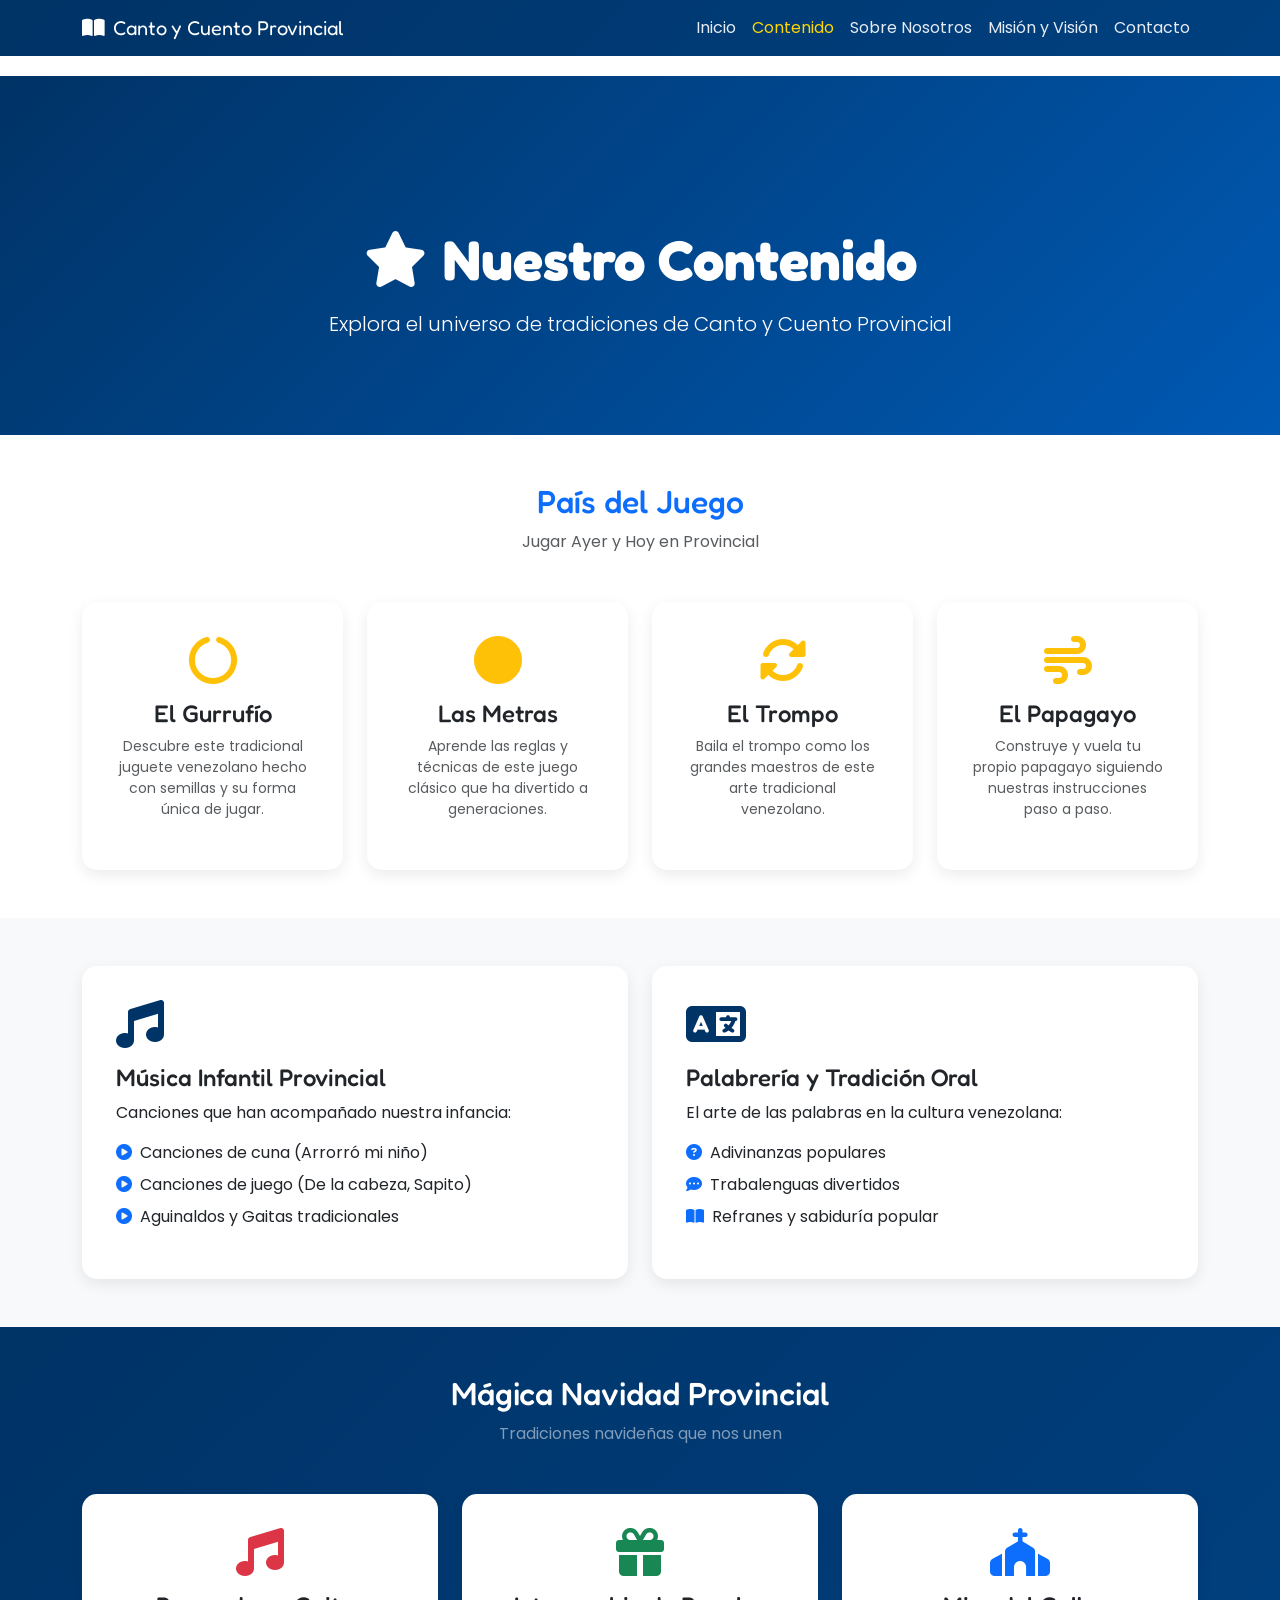
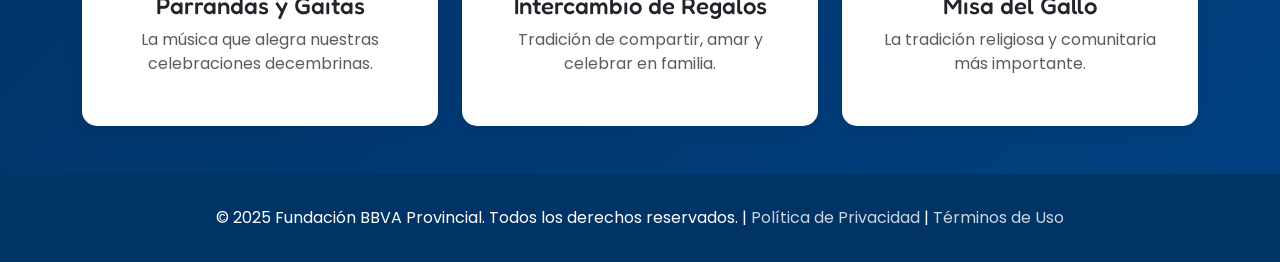
<file: servicios.html>
<!DOCTYPE html>
<html lang="es">
<head>
    <meta charset="UTF-8">
    <meta name="viewport" content="width=device-width, initial-scale=1.0">
    <meta name="description" content="Contenido de Canto y Cuento Provincial - Juegos, música, cuentos y tradiciones navideñas venezolanas">
    <title>Contenido y Servicios | Canto y Cuento Provincial</title>
    <link href="https://cdn.jsdelivr.net/npm/bootstrap@5.3.0/dist/css/bootstrap.min.css" rel="stylesheet">
    <link rel="stylesheet" href="https://cdnjs.cloudflare.com/ajax/libs/font-awesome/6.4.0/css/all.min.css">
    <link href="https://fonts.googleapis.com/css2?family=Poppins:wght@300;400;600;700&family=Fredoka+One&display=swap" rel="stylesheet">
    <style>
        :root { --primary: #003366; --secondary: #FFD700; }
        body { font-family: 'Poppins', sans-serif; }
        h1, h2, h3, h4 { font-family: 'Fredoka One', cursive; }
        .navbar { background: linear-gradient(135deg, var(--primary) 0%, #004080 100%); }
        .navbar-brand { color: white !important; font-family: 'Fredoka One', cursive; }
        .nav-link { color: rgba(255,255,255,0.9) !important; }
        .nav-link:hover, .nav-link.active { color: var(--secondary) !important; }
        .page-header { background: linear-gradient(135deg, var(--primary) 0%, #0059b3 100%); padding: 150px 0 80px; margin-top: 76px; color: white; }
        .service-card { background: white; border-radius: 15px; padding: 2rem; text-align: center; box-shadow: 0 5px 15px rgba(0,0,0,0.08); transition: all 0.3s; height: 100%; border: 2px solid transparent; }
        .service-card:hover { transform: translateY(-5px); border-color: var(--secondary); box-shadow: 0 10px 25px rgba(0,0,0,0.12); }
        .service-icon { font-size: 3rem; color: var(--primary); margin-bottom: 1rem; }
        .bg-primary-gradient { background: linear-gradient(135deg, var(--primary) 0%, #004080 100%); color: white; }
        footer { background: var(--primary); color: white; padding: 2rem 0; }
        footer a { color: rgba(255,255,255,0.8); text-decoration: none; }
        footer a:hover { color: var(--secondary); }
    </style>
</head>
<body>

    <nav class="navbar navbar-expand-lg navbar-dark fixed-top">
        <div class="container">
            <a class="navbar-brand" href="index.html"><i class="fas fa-book-open me-2"></i>Canto y Cuento Provincial</a>
            <button class="navbar-toggler" type="button" data-bs-toggle="collapse" data-bs-target="#navbarNav"><span class="navbar-toggler-icon"></span></button>
            <div class="collapse navbar-collapse" id="navbarNav">
                <ul class="navbar-nav ms-auto">
                    <li class="nav-item"><a class="nav-link" href="index.html">Inicio</a></li>
                    <li class="nav-item"><a class="nav-link active" href="servicios.html">Contenido</a></li>
                    <li class="nav-item"><a class="nav-link" href="sobre-nosotros.html">Sobre Nosotros</a></li>
                    <li class="nav-item"><a class="nav-link" href="mision-vision.html">Misión y Visión</a></li>
                    <li class="nav-item"><a class="nav-link" href="contacto.html">Contacto</a></li>
                </ul>
            </div>
        </div>
    </nav>

    <header class="page-header text-center">
        <div class="container">
            <h1 class="display-4 fw-bold mb-3"><i class="fas fa-star me-3"></i>Nuestro Contenido</h1>
            <p class="lead">Explora el universo de tradiciones de Canto y Cuento Provincial</p>
        </div>
    </header>

    <!-- País del Juego -->
    <section class="py-5" id="jugar">
        <div class="container">
            <div class="text-center mb-5">
                <h2 class="text-primary">País del Juego</h2>
                <p class="text-muted">Jugar Ayer y Hoy en Provincial</p>
            </div>
            <div class="row g-4">
                <div class="col-md-6 col-lg-3">
                    <div class="service-card">
                        <i class="fas fa-circle-notch service-icon text-warning"></i>
                        <h4>El Gurrufío</h4>
                        <p class="text-muted small">Descubre este tradicional juguete venezolano hecho con semillas y su forma única de jugar.</p>
                    </div>
                </div>
                <div class="col-md-6 col-lg-3">
                    <div class="service-card">
                        <i class="fas fa-circle service-icon text-warning"></i>
                        <h4>Las Metras</h4>
                        <p class="text-muted small">Aprende las reglas y técnicas de este juego clásico que ha divertido a generaciones.</p>
                    </div>
                </div>
                <div class="col-md-6 col-lg-3">
                    <div class="service-card">
                        <i class="fas fa-sync-alt service-icon text-warning"></i>
                        <h4>El Trompo</h4>
                        <p class="text-muted small">Baila el trompo como los grandes maestros de este arte tradicional venezolano.</p>
                    </div>
                </div>
                <div class="col-md-6 col-lg-3">
                    <div class="service-card">
                        <i class="fas fa-wind service-icon text-warning"></i>
                        <h4>El Papagayo</h4>
                        <p class="text-muted small">Construye y vuela tu propio papagayo siguiendo nuestras instrucciones paso a paso.</p>
                    </div>
                </div>
            </div>
        </div>
    </section>

    <!-- Música y Palabrería -->
    <section class="py-5 bg-light" id="musica">
        <div class="container">
            <div class="row g-4">
                <div class="col-lg-6">
                    <div class="service-card text-start">
                        <i class="fas fa-music service-icon"></i>
                        <h4>Música Infantil Provincial</h4>
                        <p>Canciones que han acompañado nuestra infancia:</p>
                        <ul class="list-unstyled">
                            <li class="mb-2"><i class="fas fa-play-circle text-primary me-2"></i>Canciones de cuna (Arrorró mi niño)</li>
                            <li class="mb-2"><i class="fas fa-play-circle text-primary me-2"></i>Canciones de juego (De la cabeza, Sapito)</li>
                            <li class="mb-2"><i class="fas fa-play-circle text-primary me-2"></i>Aguinaldos y Gaitas tradicionales</li>
                        </ul>
                    </div>
                </div>
                <div class="col-lg-6" id="palabreria">
                    <div class="service-card text-start">
                        <i class="fas fa-language service-icon"></i>
                        <h4>Palabrería y Tradición Oral</h4>
                        <p>El arte de las palabras en la cultura venezolana:</p>
                        <ul class="list-unstyled">
                            <li class="mb-2"><i class="fas fa-question-circle text-primary me-2"></i>Adivinanzas populares</li>
                            <li class="mb-2"><i class="fas fa-comment-dots text-primary me-2"></i>Trabalenguas divertidos</li>
                            <li class="mb-2"><i class="fas fa-book-open text-primary me-2"></i>Refranes y sabiduría popular</li>
                        </ul>
                    </div>
                </div>
            </div>
        </div>
    </section>

    <!-- Navidad -->
    <section class="py-5 bg-primary-gradient" id="navidad">
        <div class="container">
            <div class="text-center mb-5">
                <h2 class="text-white">Mágica Navidad Provincial</h2>
                <p class="text-white-50">Tradiciones navideñas que nos unen</p>
            </div>
            <div class="row g-4 justify-content-center">
                <div class="col-md-4">
                    <div class="service-card bg-white text-dark">
                        <i class="fas fa-music service-icon text-danger"></i>
                        <h4>Parrandas y Gaitas</h4>
                        <p class="text-muted">La música que alegra nuestras celebraciones decembrinas.</p>
                    </div>
                </div>
                <div class="col-md-4">
                    <div class="service-card bg-white text-dark">
                        <i class="fas fa-gift service-icon text-success"></i>
                        <h4>Intercambio de Regalos</h4>
                        <p class="text-muted">Tradición de compartir, amar y celebrar en familia.</p>
                    </div>
                </div>
                <div class="col-md-4">
                    <div class="service-card bg-white text-dark">
                        <i class="fas fa-church service-icon text-primary"></i>
                        <h4>Misa del Gallo</h4>
                        <p class="text-muted">La tradición religiosa y comunitaria más importante.</p>
                    </div>
                </div>
            </div>
        </div>
    </section>

    <footer class="text-center">
        <div class="container">
            <p class="mb-0">&copy; 2025 Fundación BBVA Provincial. Todos los derechos reservados. | <a href="#">Política de Privacidad</a> | <a href="#">Términos de Uso</a></p>
        </div>
    </footer>

    <script src="https://cdn.jsdelivr.net/npm/bootstrap@5.3.0/dist/js/bootstrap.bundle.min.js"></script>
</body>
</html>
</file>
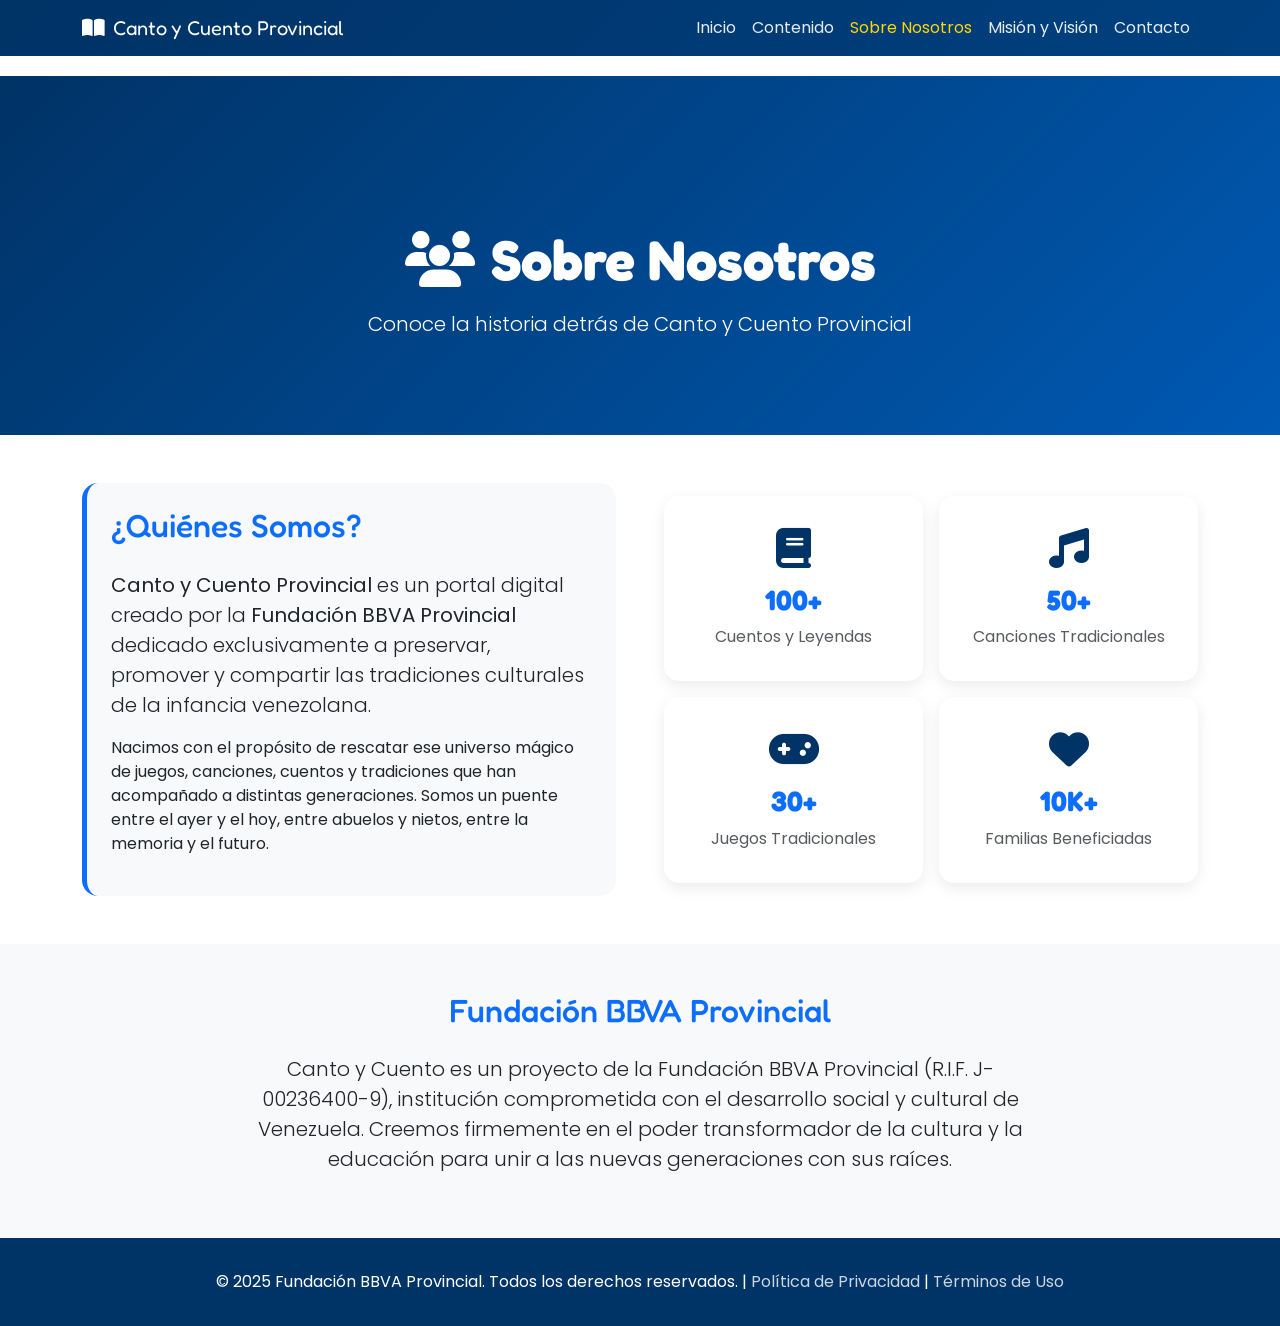
<file: sobre-nosotros.html>
<!DOCTYPE html>
<html lang="es">
<head>
    <meta charset="UTF-8">
    <meta name="viewport" content="width=device-width, initial-scale=1.0">
    <meta name="description" content="Sobre Nosotros - Canto y Cuento Provincial, un proyecto de la Fundación BBVA Provincial para preservar las tradiciones infantiles">
    <title>Sobre Nosotros | Canto y Cuento Provincial</title>
    <link href="https://cdn.jsdelivr.net/npm/bootstrap@5.3.0/dist/css/bootstrap.min.css" rel="stylesheet">
    <link rel="stylesheet" href="https://cdnjs.cloudflare.com/ajax/libs/font-awesome/6.4.0/css/all.min.css">
    <link href="https://fonts.googleapis.com/css2?family=Poppins:wght@300;400;600;700&family=Fredoka+One&display=swap" rel="stylesheet">
    <style>
        :root { --primary: #003366; --secondary: #FFD700; }
        body { font-family: 'Poppins', sans-serif; }
        h1, h2, h3, h4 { font-family: 'Fredoka One', cursive; }
        .navbar { background: linear-gradient(135deg, var(--primary) 0%, #004080 100%); }
        .navbar-brand { color: white !important; font-family: 'Fredoka One', cursive; }
        .nav-link { color: rgba(255,255,255,0.9) !important; }
        .nav-link:hover, .nav-link.active { color: var(--secondary) !important; }
        .page-header { background: linear-gradient(135deg, var(--primary) 0%, #0059b3 100%); padding: 150px 0 80px; margin-top: 76px; color: white; }
        .stat-card { background: white; border-radius: 15px; padding: 2rem; text-align: center; box-shadow: 0 5px 15px rgba(0,0,0,0.08); transition: transform 0.3s; }
        .stat-card:hover { transform: translateY(-5px); }
        .stat-icon { font-size: 2.5rem; color: var(--primary); margin-bottom: 1rem; }
        footer { background: var(--primary); color: white; padding: 2rem 0; }
        footer a { color: rgba(255,255,255,0.8); text-decoration: none; }
        footer a:hover { color: var(--secondary); }
    </style>
</head>
<body>

    <nav class="navbar navbar-expand-lg navbar-dark fixed-top">
        <div class="container">
            <a class="navbar-brand" href="index.html"><i class="fas fa-book-open me-2"></i>Canto y Cuento Provincial</a>
            <button class="navbar-toggler" type="button" data-bs-toggle="collapse" data-bs-target="#navbarNav"><span class="navbar-toggler-icon"></span></button>
            <div class="collapse navbar-collapse" id="navbarNav">
                <ul class="navbar-nav ms-auto">
                    <li class="nav-item"><a class="nav-link" href="index.html">Inicio</a></li>
                    <li class="nav-item"><a class="nav-link" href="servicios.html">Contenido</a></li>
                    <li class="nav-item"><a class="nav-link active" href="sobre-nosotros.html">Sobre Nosotros</a></li>
                    <li class="nav-item"><a class="nav-link" href="mision-vision.html">Misión y Visión</a></li>
                    <li class="nav-item"><a class="nav-link" href="contacto.html">Contacto</a></li>
                </ul>
            </div>
        </div>
    </nav>

    <header class="page-header text-center">
        <div class="container">
            <h1 class="display-4 fw-bold mb-3"><i class="fas fa-users me-3"></i>Sobre Nosotros</h1>
            <p class="lead">Conoce la historia detrás de Canto y Cuento Provincial</p>
        </div>
    </header>

    <section class="py-5">
        <div class="container">
            <div class="row align-items-center g-5">
                <div class="col-lg-6">
                    <div class="p-4 bg-light rounded-4 border-start border-5 border-primary">
                        <h2 class="text-primary mb-4">¿Quiénes Somos?</h2>
                        <p class="lead"><strong>Canto y Cuento Provincial</strong> es un portal digital creado por la <strong>Fundación BBVA Provincial</strong> dedicado exclusivamente a preservar, promover y compartir las tradiciones culturales de la infancia venezolana.</p>
                        <p>Nacimos con el propósito de rescatar ese universo mágico de juegos, canciones, cuentos y tradiciones que han acompañado a distintas generaciones. Somos un puente entre el ayer y el hoy, entre abuelos y nietos, entre la memoria y el futuro.</p>
                    </div>
                </div>
                <div class="col-lg-6">
                    <div class="row g-3">
                        <div class="col-6">
                            <div class="stat-card">
                                <i class="fas fa-book stat-icon"></i>
                                <h3 class="fw-bold text-primary">100+</h3>
                                <p class="text-muted mb-0">Cuentos y Leyendas</p>
                            </div>
                        </div>
                        <div class="col-6">
                            <div class="stat-card">
                                <i class="fas fa-music stat-icon"></i>
                                <h3 class="fw-bold text-primary">50+</h3>
                                <p class="text-muted mb-0">Canciones Tradicionales</p>
                            </div>
                        </div>
                        <div class="col-6">
                            <div class="stat-card">
                                <i class="fas fa-gamepad stat-icon"></i>
                                <h3 class="fw-bold text-primary">30+</h3>
                                <p class="text-muted mb-0">Juegos Tradicionales</p>
                            </div>
                        </div>
                        <div class="col-6">
                            <div class="stat-card">
                                <i class="fas fa-heart stat-icon"></i>
                                <h3 class="fw-bold text-primary">10K+</h3>
                                <p class="text-muted mb-0">Familias Beneficiadas</p>
                            </div>
                        </div>
                    </div>
                </div>
            </div>
        </div>
    </section>

    <section class="py-5 bg-light">
        <div class="container text-center">
            <h2 class="text-primary mb-4">Fundación BBVA Provincial</h2>
            <p class="lead mx-auto" style="max-width: 800px;">
                Canto y Cuento es un proyecto de la Fundación BBVA Provincial (R.I.F. J-00236400-9), institución comprometida con el desarrollo social y cultural de Venezuela. Creemos firmemente en el poder transformador de la cultura y la educación para unir a las nuevas generaciones con sus raíces.
            </p>
        </div>
    </section>

    <footer class="text-center">
        <div class="container">
            <p class="mb-0">&copy; 2025 Fundación BBVA Provincial. Todos los derechos reservados. | <a href="#">Política de Privacidad</a> | <a href="#">Términos de Uso</a></p>
        </div>
    </footer>

    <script src="https://cdn.jsdelivr.net/npm/bootstrap@5.3.0/dist/js/bootstrap.bundle.min.js"></script>
</body>
</html>
</file>
